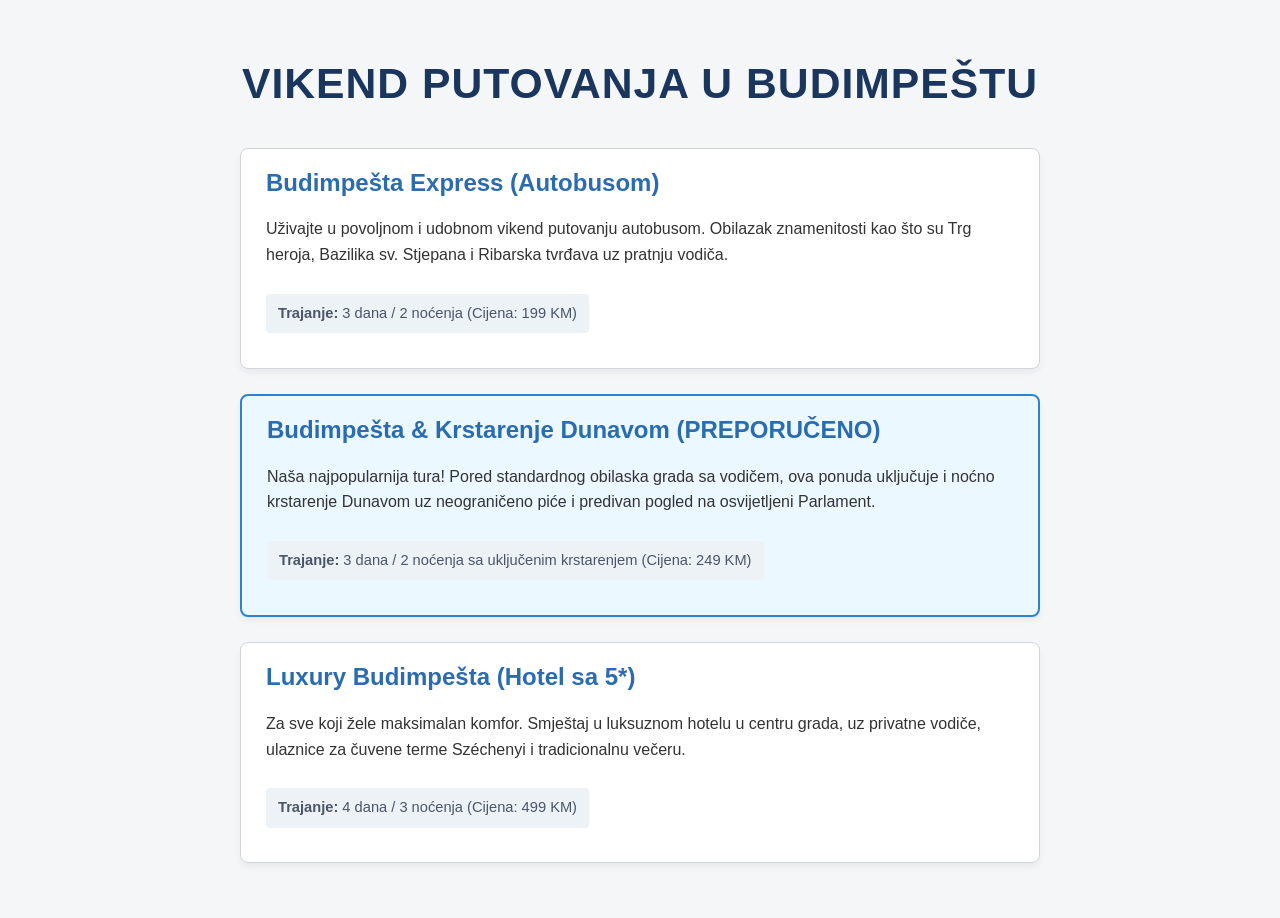
<file: lab2/budimpesta.html>
<!DOCTYPE html>
<html lang="bs">
<head>
    <meta charset="UTF-8">
    <title>Putovanja u Budimpeštu</title>
    <link rel="stylesheet" href="budimpesta.css">
</head>
<body>

    <!-- Glavni naslov sa jedinstvenim ID-jem -->
    <h1 id="glavni-naslov">Vikend putovanja u Budimpeštu</h1>

    <div class="kontejner-ponuda">
        
        <!-- Ponuda 1: Standardna -->
        <div class="ponuda-blok">
            <h2>Budimpešta Express (Autobusom)</h2>
            <p>Uživajte u povoljnom i udobnom vikend putovanju autobusom. Obilazak znamenitosti kao što su Trg heroja, Bazilika sv. Stjepana i Ribarska tvrđava uz pratnju vodiča.</p>
            <p class="dodatne-info"><strong>Trajanje:</strong> 3 dana / 2 noćenja (Cijena: 199 KM)</p>
        </div>

        <!-- Ponuda 2: Preporučena (Najpopularnija i najisplativija opcija) -->
        <div class="ponuda-blok preporuceno">
            <h2>Budimpešta & Krstarenje Dunavom (PREPORUČENO)</h2>
            <p>Naša najpopularnija tura! Pored standardnog obilaska grada sa vodičem, ova ponuda uključuje i noćno krstarenje Dunavom uz neograničeno piće i predivan pogled na osvijetljeni Parlament.</p>
            <p class="dodatne-info"><strong>Trajanje:</strong> 3 dana / 2 noćenja sa uključenim krstarenjem (Cijena: 249 KM)</p>
        </div>

        <!-- Ponuda 3: Standardna -->
        <div class="ponuda-blok">
            <h2>Luxury Budimpešta (Hotel sa 5*)</h2>
            <p>Za sve koji žele maksimalan komfor. Smještaj u luksuznom hotelu u centru grada, uz privatne vodiče, ulaznice za čuvene terme Széchenyi i tradicionalnu večeru.</p>
            <p class="dodatne-info"><strong>Trajanje:</strong> 4 dana / 3 noćenja (Cijena: 499 KM)</p>
        </div>

    </div>

</body>
</html>
</file>
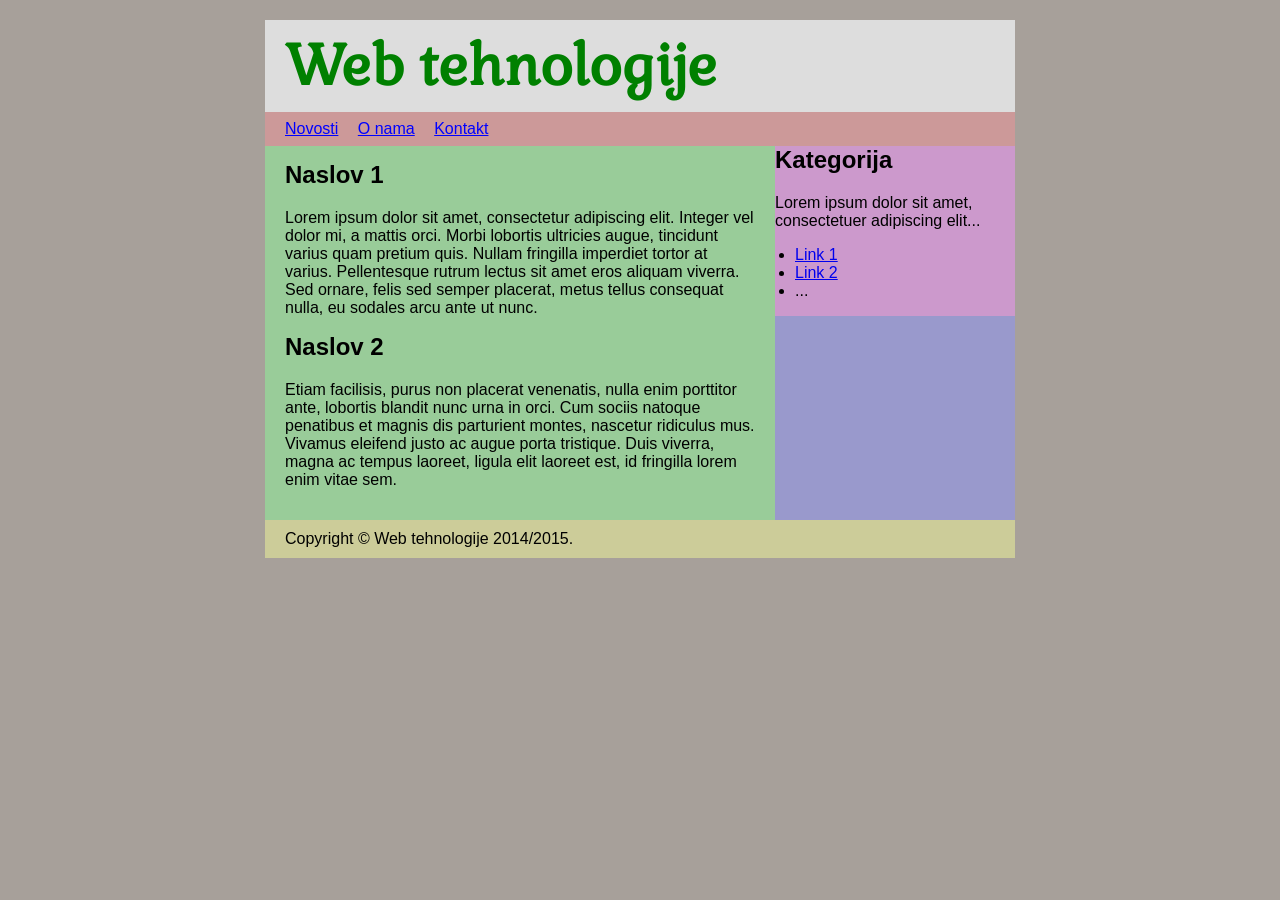
<file: lab2/z1.html>
<!DOCTYPE html>
<HTML lang="bs">
<HEAD>
<TITLE>Tutorijal 2, Zadatak 3</TITLE>
<link rel="stylesheet" type="text/css" href="stil.css">
<META charset="UTF-8">
</HEAD>
<BODY>
<div id="okvir">
	<div id="zaglavlje">
		<h1>Web tehnologije</h1>
	</div>
	<div id="meni">
		<ul>
		<li><a href="#">Novosti</a></li>
		<li><a href="#">O nama</a></li>
		<li><a href="#">Kontakt</a></li>
		</ul>
	</div>
	<div id="glavni">
		<h2>Naslov 1</h2>
		<p>Lorem ipsum dolor sit amet, consectetur adipiscing elit. Integer vel dolor mi, a mattis orci. Morbi 
lobortis ultricies augue, tincidunt varius quam pretium quis. Nullam fringilla imperdiet tortor at varius. Pellentesque rutrum lectus sit amet eros aliquam viverra. Sed ornare, felis sed semper placerat, metus tellus consequat nulla, eu sodales arcu ante ut nunc. </p>
		<h2>Naslov 2</h2>
		<p>Etiam facilisis, purus non placerat venenatis, nulla enim porttitor ante, lobortis blandit nunc urna in orci. Cum sociis natoque penatibus et magnis dis parturient montes, nascetur ridiculus mus. Vivamus eleifend justo ac augue porta tristique. Duis viverra, magna ac tempus laoreet, ligula elit laoreet est, id fringilla lorem enim vitae sem.</p>
	</div>
	<div id="desno">
		<h2>Kategorija</h2>
		<p>Lorem ipsum dolor sit amet, consectetuer adipiscing elit...</p>
		<ul>
		<li><a href="#">Link 1</a></li>
		<li><a href="#">Link 2</a></li>
		<li>...</li>
		</ul>
	</div>
	<div id="podnozje"><p>Copyright &copy; Web tehnologije 2014/2015.</p></div>
</div>
</BODY>
</HTML>
</file>
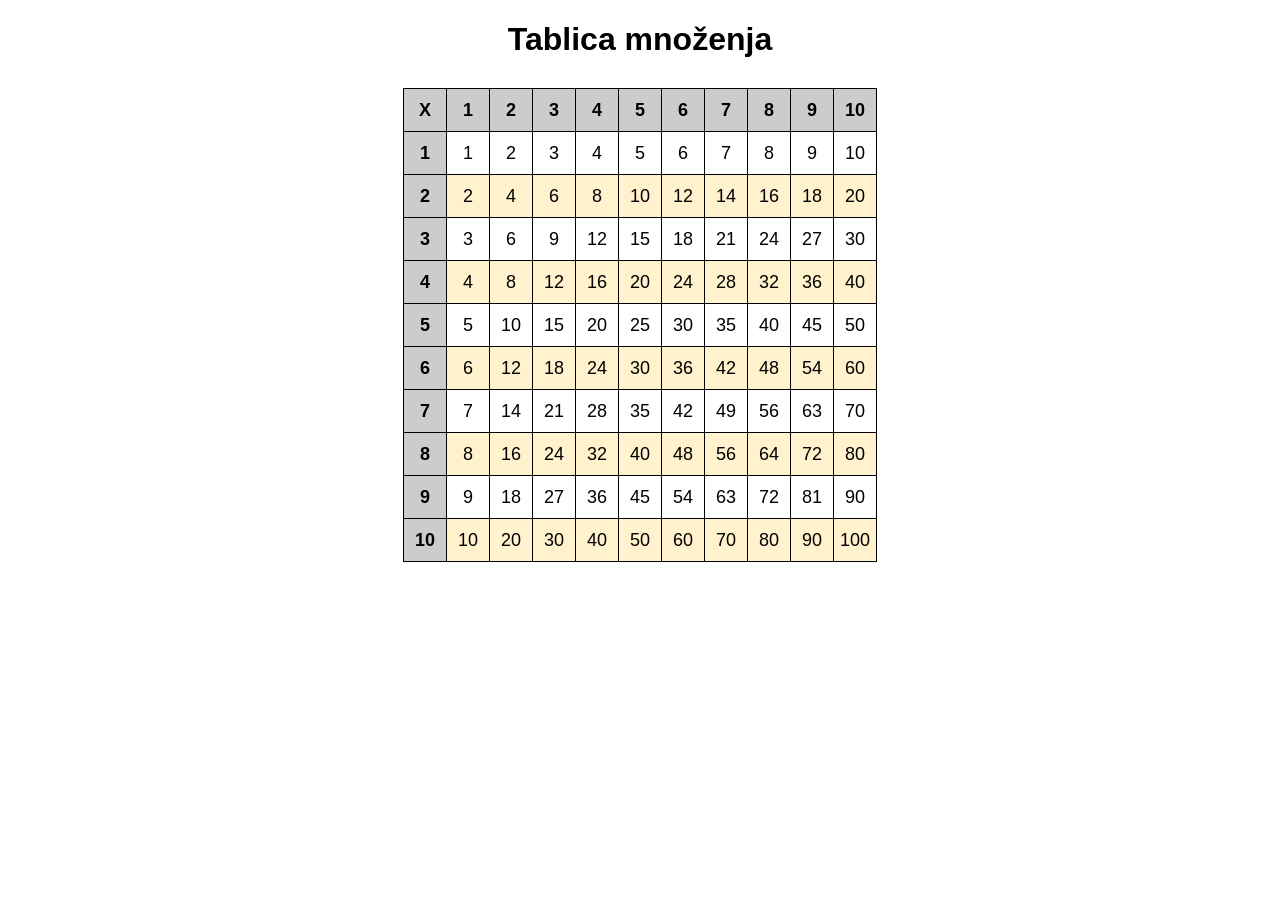
<file: lab3/zadatak3.html>
<!DOCTYPE html>
<html lang="bs">

<head>
    <meta charset="UTF-8">
    <meta name="viewport" content="width=device-width, initial-scale=1.0">

    <title>Tablica množenja</title>

    <link rel="stylesheet" href="stil3.css">
</head>

<body>

    <h1>Tablica množenja</h1>

    <div id="tabela"></div>

    <script src="zadatak3.js" defer></script>
</body>

</html>
</file>
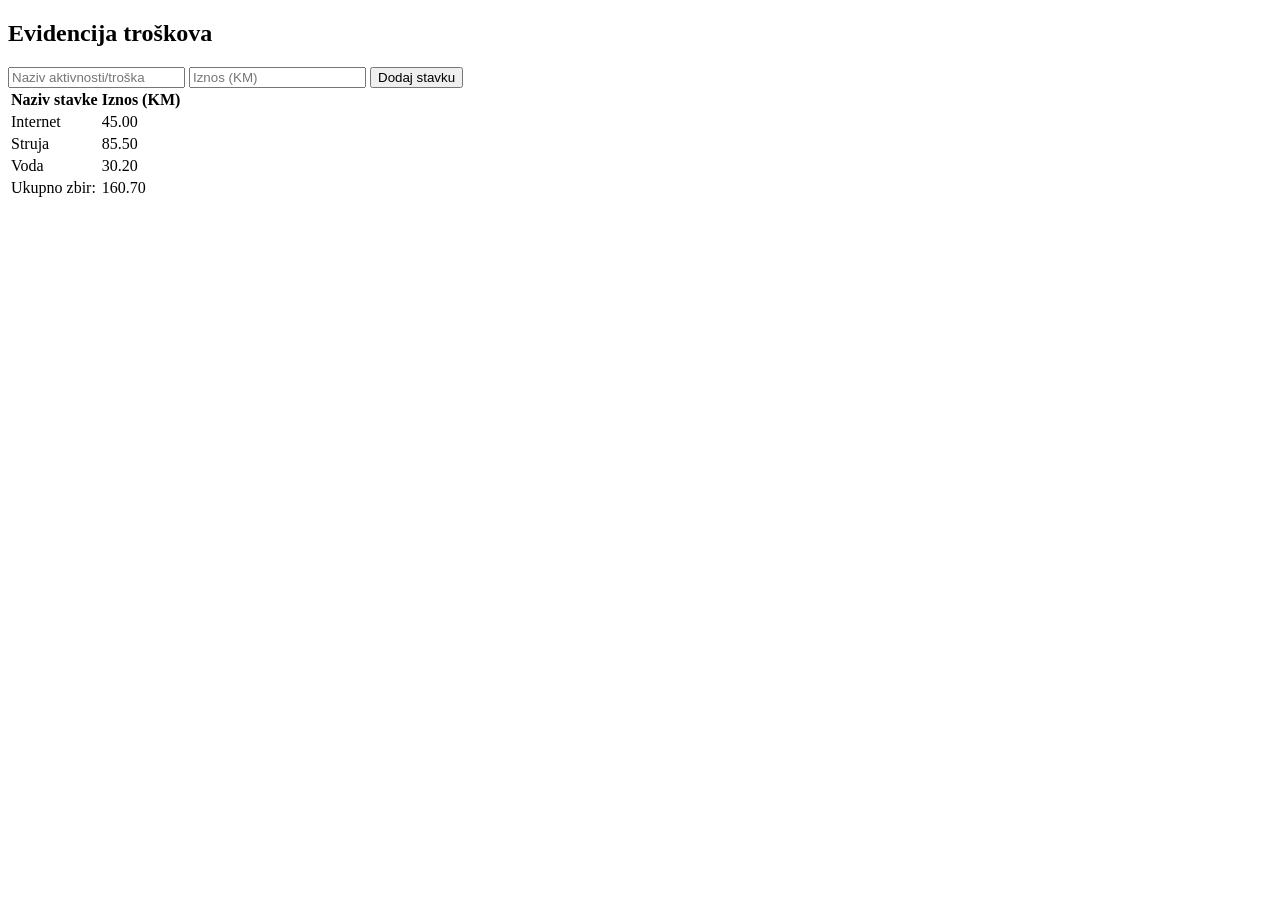
<file: lab4/index3.html>
<!DOCTYPE html>
<html lang="bs">
<head>
    <meta charset="UTF-8">
    <title>Evidencija troškova</title>
</head>
<body>

    <h2>Evidencija troškova</h2>

    <form id="evidencija-form">
        <input type="text" id="naziv" placeholder="Naziv aktivnosti/troška">
        <input type="number" id="iznos" placeholder="Iznos (KM)" step="0.01">
        <button type="submit">Dodaj stavku</button>
        <span id="poruka-greske" class="greska"></span>
    </form>

    <table id="tabela-evidencije">
        <thead>
            <tr>
                <th>Naziv stavke</th>
                <th>Iznos (KM)</th>
            </tr>
        </thead>
        <tbody id="tabela-tijelo">
            <tr>
                <td>Internet</td>
                <td>45.00</td>
            </tr>
            <tr>
                <td>Struja</td>
                <td>85.50</td>
            </tr>
            <tr>
                <td>Voda</td>
                <td>30.20</td>
            </tr>
        </tbody>
        <tfoot>
            <tr class="zbir-red">
                <td>Ukupno zbir:</td>
                <td id="ukupni-zbir">160.70</td>
            </tr>
        </tfoot>
    </table>

    <script src="z3.js"></script>
</body>
</html>
</file>
<file: lab2/budimpesta.css>
body {
    font-family: 'Segoe UI', Tahoma, Geneva, Verdana, sans-serif;
    background-color: #f4f6f8;
    color: #333333;
    margin: 0;
    padding: 30px;
}

/* Stilizovanje glavnog naslova pomoću ID selektora */
#glavni-naslov {
    text-align: center;
    color: #1a365d;
    font-size: 32pt;
    margin-bottom: 40px;
    text-transform: uppercase;
    letter-spacing: 1px;
}

/* Kontejner za poravnanje blokova */
.kontejner-ponuda {
    max-width: 800px;
    margin: 0 auto;
}

/* Zajednički stilovi za sve blokove ponuda (klasa) */
.ponuda-blok {
    background-color: #ffffff;
    padding: 20px 25px;
    margin-bottom: 25px; /* Razmak između blokova */
    border: 1px solid #d1d5db; /* Osnovni border */
    border-radius: 8px;
    box-shadow: 0 4px 6px rgba(0, 0, 0, 0.05);
    transition: transform 0.2s ease;
}

.ponuda-blok h2 {
    color: #2b6cb0;
    margin-top: 0;
    font-size: 18pt;
}

.ponuda-blok p {
    line-height: 1.6;
}

.dodatne-info {
    font-size: 11pt;
    color: #4a5568;
    background-color: #edf2f7;
    padding: 8px 12px;
    border-radius: 4px;
    display: inline-block;
    margin-top: 10px;
}

/* Vizuelno izdvajanje preporučene ponude */
.ponuda-blok.preporuceno {
    border: 2px solid #3182ce; /* Deblji i uočljiviji border */
    background-color: #ebf8ff; /* Blago plavkasta pozadina */
    position: relative;
}

.ponuda-blok.preporuceno h2 {
    color: #2b6cb0;
}
</file>
<file: lab2/stil.css>
@import url(http://fonts.googleapis.com/css?family=Gabriela);

body {
    background-color: #a7a09a;
    font-family: Arial, sans-serif;
    margin: 0;
    padding: 20px;
}

#okvir {
    width: 750px;
    background-color: #99c;
    margin: 0 auto;
}

#zaglavlje {
    background-color: #ddd;
    padding: 10px 20px;
}

#zaglavlje h1 {
    font-family: 'Gabriela', serif;
    font-size: 42pt;
    color: green;
    margin: 0;
}

#meni {
    background-color: #c99;
    padding: 8px 20px;
}

#meni ul {
    margin: 0;
    padding: 0;
}

#meni li {
    display: inline;
    margin-right: 15px;
}

#meni a {
    color: blue;
}

#glavni {
    float: left;
    width: 470px;
    background-color: #9c9;
    padding: 15px 20px;
}

#glavni h2 {
    font-size: 18pt;
    margin-top: 0;
}

#desno {
    float: right;
    width: 240px;
    background-color: #c9c;
}

#desno h2 {
    font-size: 18pt;
    margin-top: 0;
}

#desno ul {
    padding-left: 20px;
}

#podnozje {
    clear: both;
    background-color: #cc9;
    padding: 10px 20px;
}

#podnozje p {
    margin: 0;
}
</file>
<file: lab3/stil3.css>
body {
    font-family: sans-serif;
}

h1 {
    text-align: center;
}

table {
    border-collapse: collapse;
    margin: 30px auto;
}

td {
    border: 1px solid black;
    width: 40px;
    height: 40px;
    text-align: center;
    font-size: 18px;
}

/* Zaglavlja redova i kolona */
.zaglavlje {
    background-color: #CCCCCC;
    font-weight: bold;
}

/* Svaki drugi red */
.zuti-red {
    background-color: #FFF2CC;
}
</file>
